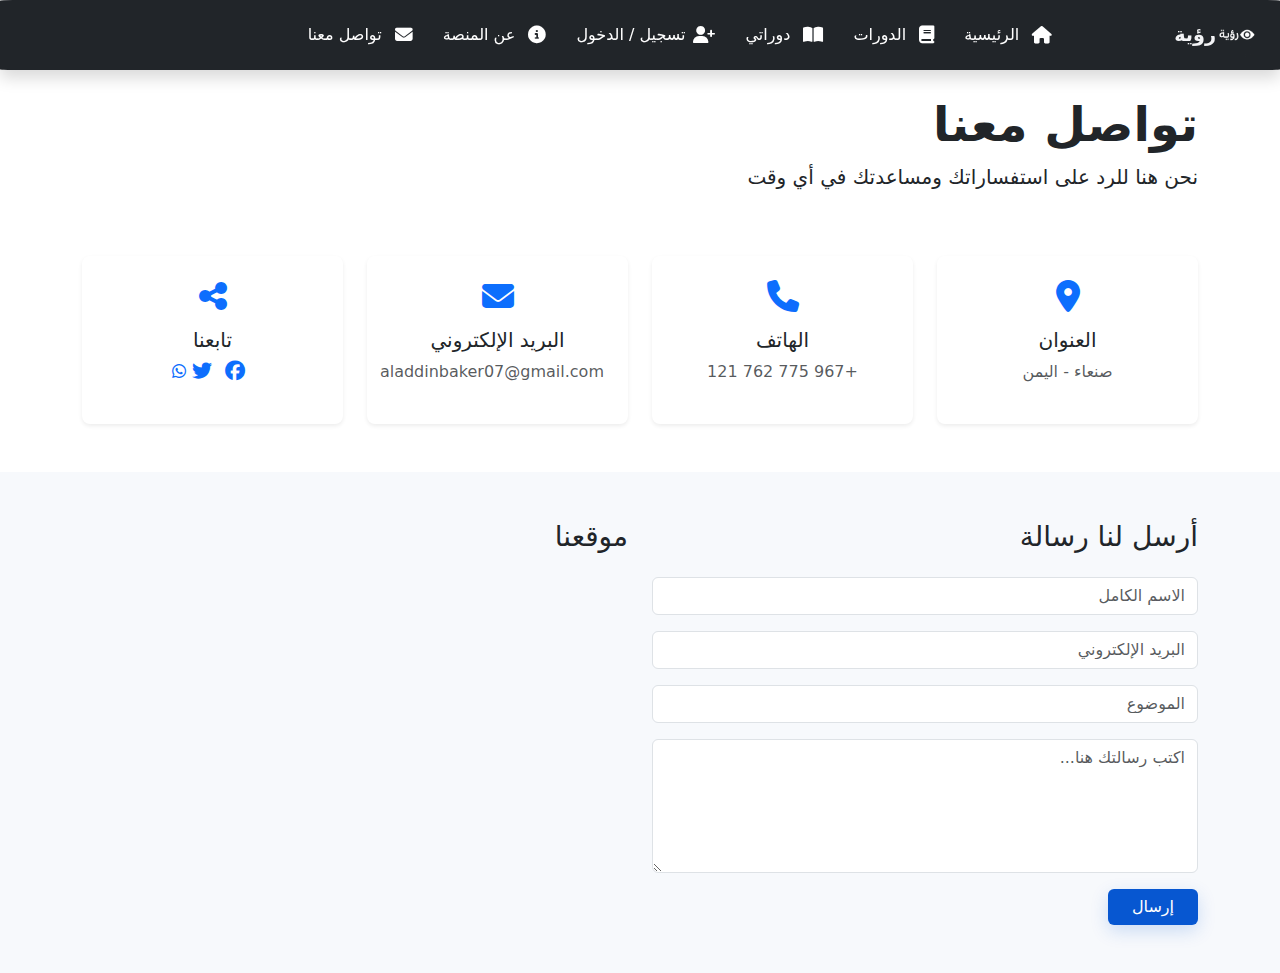
<file: contact.html>
<!DOCTYPE html>

<html dir="rtl" lang="ar">
<head>
<meta charset="utf-8"/>
<meta content="width=device-width,initial-scale=1" name="viewport"/>
<title>ROAYA — Concat</title>
<!-- نسخة RTL من Bootstrap -->
<link href="css/bootstrap.css" rel="stylesheet"/>
<link href="https://cdnjs.cloudflare.com/ajax/libs/font-awesome/6.5.0/css/all.min.css" rel="stylesheet"/>
<link href="css/style.css" rel="stylesheet"/>
<link href="images/logo-favicon.png" rel="icon" type="image/png"/>
</head>
<body>
<!-- NAVBAR -->

<nav class="my-navbar">
<div class="my-container">
<a class="my-navbar-brand" href="index.html">
<img alt="logo" class="logo" src="images/logo.png"/>
<span>رؤية</span>
    </a>
<button aria-label="Toggle navigation" class="my-burger">☰</button>
<ul class="my-navbar-nav">
<li><a class="my-nav-link" href="index.html"><i class="fa-solid fa-house nav-icon"></i> الرئيسية</a></li>
<li><a class="my-nav-link" href="courses.html"><i class="fa-solid fa-book nav-icon"></i> الدورات</a></li>
<li><a class="my-nav-link" href="my-courses.html"><i class="fa-solid fa-book-open nav-icon"></i> دوراتي</a></li>
<li><a class="my-nav-link" href="login.html"><i class="fa-solid fa-user-plus nav-icon"></i>تسجيل / الدخول</a></li>
<li><a class="my-nav-link" href="about.html"><i class="fa-solid fa-circle-info nav-icon"></i> عن المنصة</a></li>
<li><a class="my-nav-link" href="contact.html"><i class="fa-solid fa-envelope nav-icon"></i> تواصل معنا</a></li>
</ul>
</div>
</nav>

<br><br><br><br>
  <div class="container">
    <h1 class="display-5 fw-bold">تواصل معنا</h1>
    <p class="lead">نحن هنا للرد على استفساراتك ومساعدتك في أي وقت</p>
  </div>
</header>

<section class="section py-5">
  <div class="container">
    <div class="row g-4 text-center">
      <div class="col-md-3" data-aos="zoom-in" data-aos-delay="300" data-aos="zoom-in" data-aos-delay="200" data-aos="zoom-in" data-aos-delay="100" data-aos="zoom-in">
        <div class="p-4 bg-white shadow-sm rounded-3 h-100">
          <i class="fa-solid fa-location-dot fa-2x text-primary mb-3"></i>
          <h5>العنوان</h5>
          <p class="text-muted">صنعاء - اليمن</p>
        </div>
      </div>
      <div class="col-md-3">
        <div class="p-4 bg-white shadow-sm rounded-3 h-100">
          <i class="fa-solid fa-phone fa-2x text-primary mb-3"></i>
          <h5>الهاتف</h5>
          <p class="text-muted">+967 775 762 121</p>
        </div>
      </div>
      <div class="col-md-3">
        <div class="p-4 bg-white shadow-sm rounded-3 h-100">
          <i class="fa-solid fa-envelope fa-2x text-primary mb-3"></i>
          <h5>البريد الإلكتروني</h5>
          <p class="text-muted">aladdinbaker07@gmail.com</p>
        </div>
      </div>
      <div class="col-md-3">
        <div class="p-4 bg-white shadow-sm rounded-3 h-100">
          <i class="fa-solid fa-share-nodes fa-2x text-primary mb-3"></i>
          <h5>تابعنا</h5>
          <div>
            <a href="https://www.facebook.com/share/1HjoTQRxyH/?mibextid=wwXlfr" class="text-primary me-2"><i class="fa-brands fa-facebook fa-lg"></i></a>
            <a href="#" class="text-primary me-2"><i class="fa-brands fa-twitter fa-lg"></i></a>
            <a href="https://wa.me/967775762121" class="text-primary"><i class="fa-brands fa-linkedin fa-whatsapp"></i></a>
          </div>
        </div>
      </div>
    </div>
  </div>
</section>

<section class="section py-5 bg-light">
  <div class="container">
    <div class="row g-4">
      <div class="col-md-6"> 
        <h3 class="mb-4">أرسل لنا رسالة</h3>
        <form>
          <div class="mb-3">
            <input type="text" class="form-control" placeholder="الاسم الكامل" required>
          </div>
          <div class="mb-3">
            <input type="email" class="form-control" placeholder="البريد الإلكتروني" required>
          </div>
          <div class="mb-3">
            <input type="text" class="form-control" placeholder="الموضوع">
          </div>
          <div class="mb-3">
            <textarea class="form-control" rows="5" placeholder="اكتب رسالتك هنا..." required></textarea>
          </div>
          <button type="submit" class="btn btn-primary px-4">إرسال</button>
        </form>
      </div>
      <div class="col-md-6">
        <h3 class="mb-4">موقعنا</h3>
        <iframe src="https://www.google.com/maps?q=Sanaa+Yemen&amp;output=embed" style="width:100%;height:200px;border:0;"></iframe>
      </div>
    </div>
  </div>
</section>


<script src="js/jquery-3.7.1.min.js"></script>
<script src="js/bootstrap.js"></script>
<script src="js/main.js"></script>
</body>
</html>
</file>
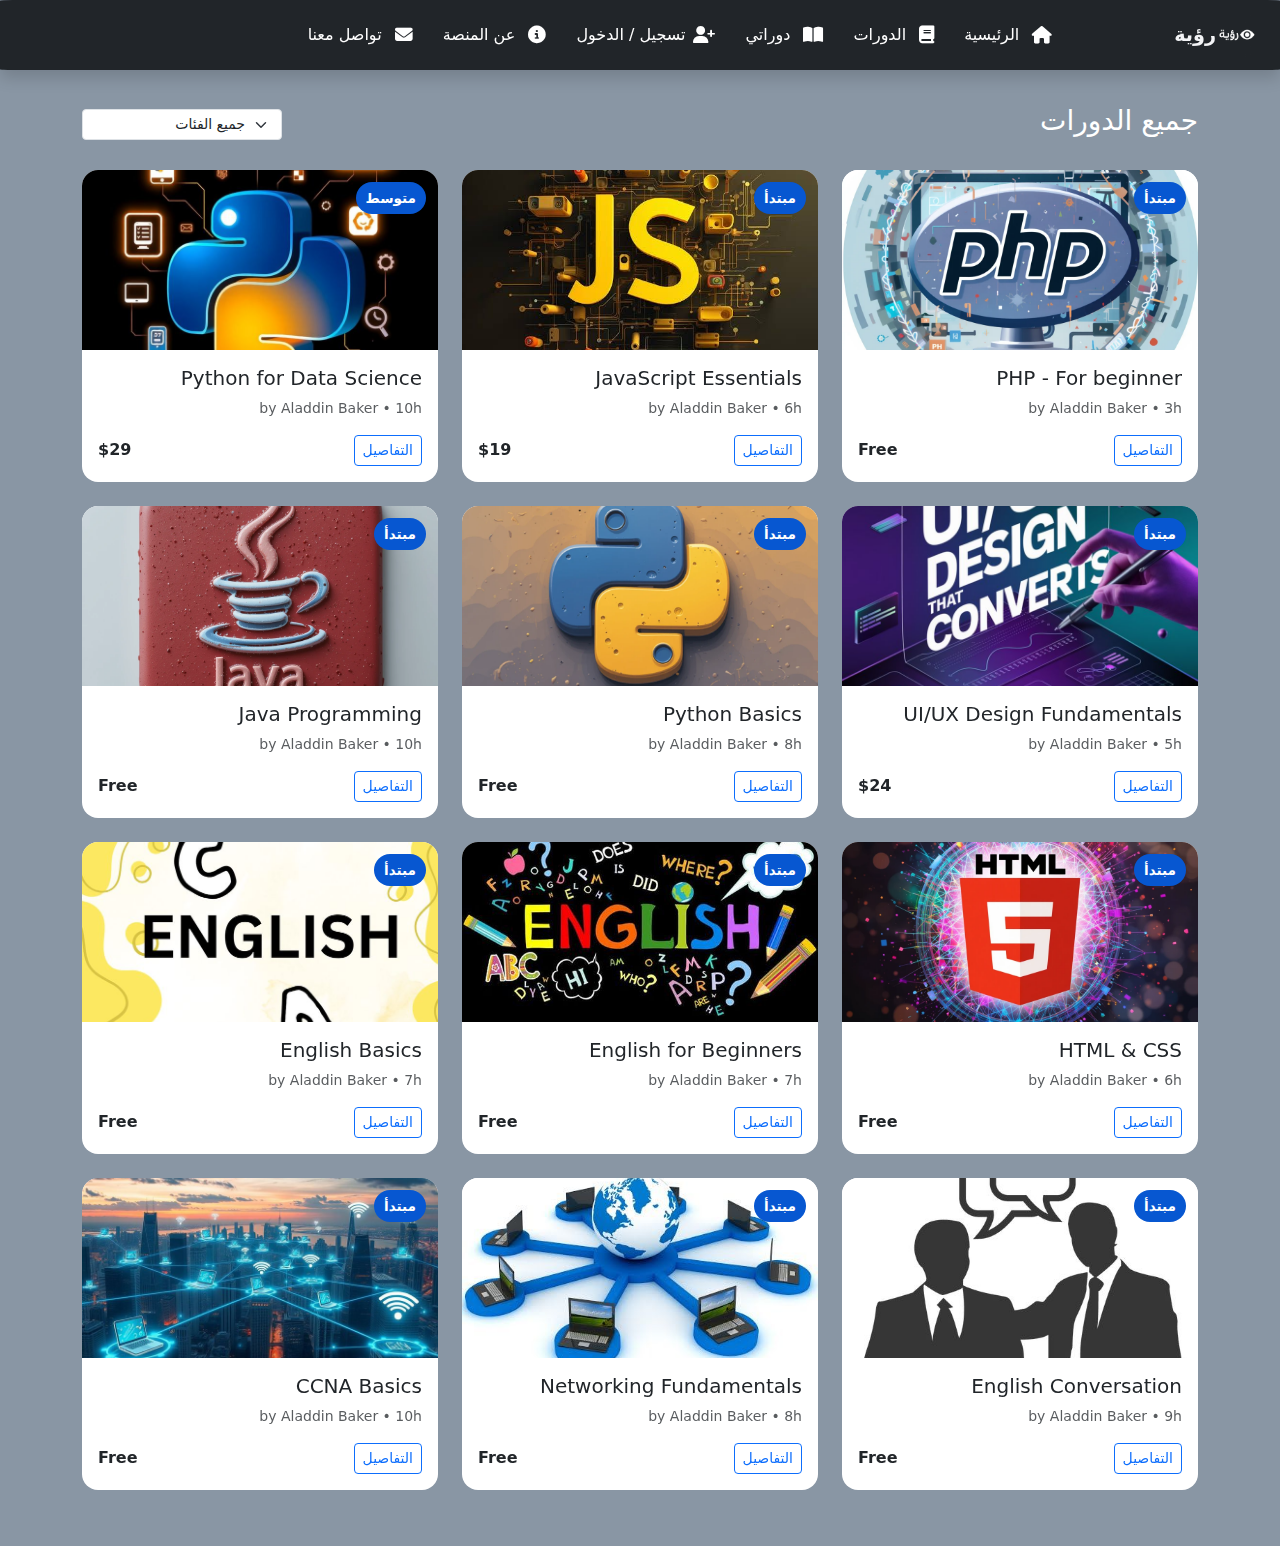
<file: courses.html>
<!DOCTYPE html>

<html dir="rtl" lang="ar">
<head>
<meta charset="utf-8"/><meta content="width=device-width,initial-scale=1" name="viewport"/>
<title>ROAYA — Courses</title>
<link href="css/bootstrap.css" rel="stylesheet"/>
<link href="https://cdnjs.cloudflare.com/ajax/libs/font-awesome/6.5.0/css/all.min.css" rel="stylesheet"/>
<link href="https://unpkg.com/aos@2.3.4/dist/aos.css" rel="stylesheet"/>
<link href="css/style.css" rel="stylesheet"/>
<link href="/images/logo-favicon.png" rel="icon" type="image/png"/>
  <link rel="stylesheet" href="css/enhance.courses.css">
</head>
<body class="cours-wallper">

<nav class="my-navbar">
<div class="my-container">
<a class="my-navbar-brand" href="index.html">
<img alt="logo" class="logo" src="images/logo.png"/>
<span>رؤية</span>
    </a>
<button aria-label="Toggle navigation" class="my-burger">☰</button>
<ul class="my-navbar-nav">
<li><a class="my-nav-link" href="index.html"><i class="fa-solid fa-house nav-icon"></i> الرئيسية</a></li>
<li><a class="my-nav-link" href="courses.html"><i class="fa-solid fa-book nav-icon"></i> الدورات</a></li>
<li><a class="my-nav-link" href="my-courses.html"><i class="fa-solid fa-book-open nav-icon"></i> دوراتي</a></li>
<li><a class="my-nav-link" href="login.html"><i class="fa-solid fa-user-plus nav-icon"></i>تسجيل / الدخول</a></li>
<li><a class="my-nav-link" href="about.html"><i class="fa-solid fa-circle-info nav-icon"></i> عن المنصة</a></li>
<li><a class="my-nav-link" href="contact.html"><i class="fa-solid fa-envelope nav-icon"></i> تواصل معنا</a></li>
</ul>
</div>
</nav>

<main class="container py-6 mt-5">
<div class="d-flex justify-content-between align-items-center mb-4">
<h1 class="h3"><span style="color:white;">جميع الدورات</span></h1>
<div>
<select class="form-select form-select-sm d-inline-block" id="filterCategory" style="width:200px;">
<option value="">جميع الفئات</option>
<option>البرمجة</option>
<option>اللغةالأنجليزية</option>
<option>الشبكات</option>
<option>التطوير</option>
<option>التصميم</option>
<option>علم البيانات</option>
</select>
</div>
</div>
<div class="row g-4" data-aos="fade-up" id="coursesGrid">
<!-- Cards injected via JS -->
</div>
</main>
<!-- Confirm modal exists in index -->
<script src="js/jquery-3.7.1.min.js"></script>
<script src="js/bootstrap.js"></script>
<script src="https://unpkg.com/aos@2.3.4/dist/aos.js"></script>
<script src="js/main.js"></script>
<script>AOS.init({once:true,duration:600});</script>

<!-- === Added by Assistant: Modal for course details === -->
</div>
</div>


<!-- Modal: تأكيد الاشتراك -->
<div class="modal fade" id="confirmEnrollModal" tabindex="-1" aria-labelledby="confirmEnrollTitle" aria-hidden="true">
  <div class="modal-dialog modal-dialog-centered">
    <div class="modal-content">
      <div class="modal-header">
        <h5 class="modal-title" id="confirmEnrollTitle">تأكيد الاشتراك</h5>
        <button type="button" class="btn-close"  aria-label="إغلاق" data-bs-dismiss="modal"></button>
      </div>
      <div class="modal-body" id="confirmEnrollText">
        <!-- سيُملأ المحتوى ديناميكيًا من main.js -->
      </div>
      <div class="modal-footer">
        <button type="button" class="btn btn-secondary" data-bs-dismiss="modal">إلغاء</button>
        <button type="button" class="btn btn-primary" id="confirmEnrollBtn">اشترك الآن</button>
      </div>
    </div>
  </div>
</div>

</body>
</html>
</file>
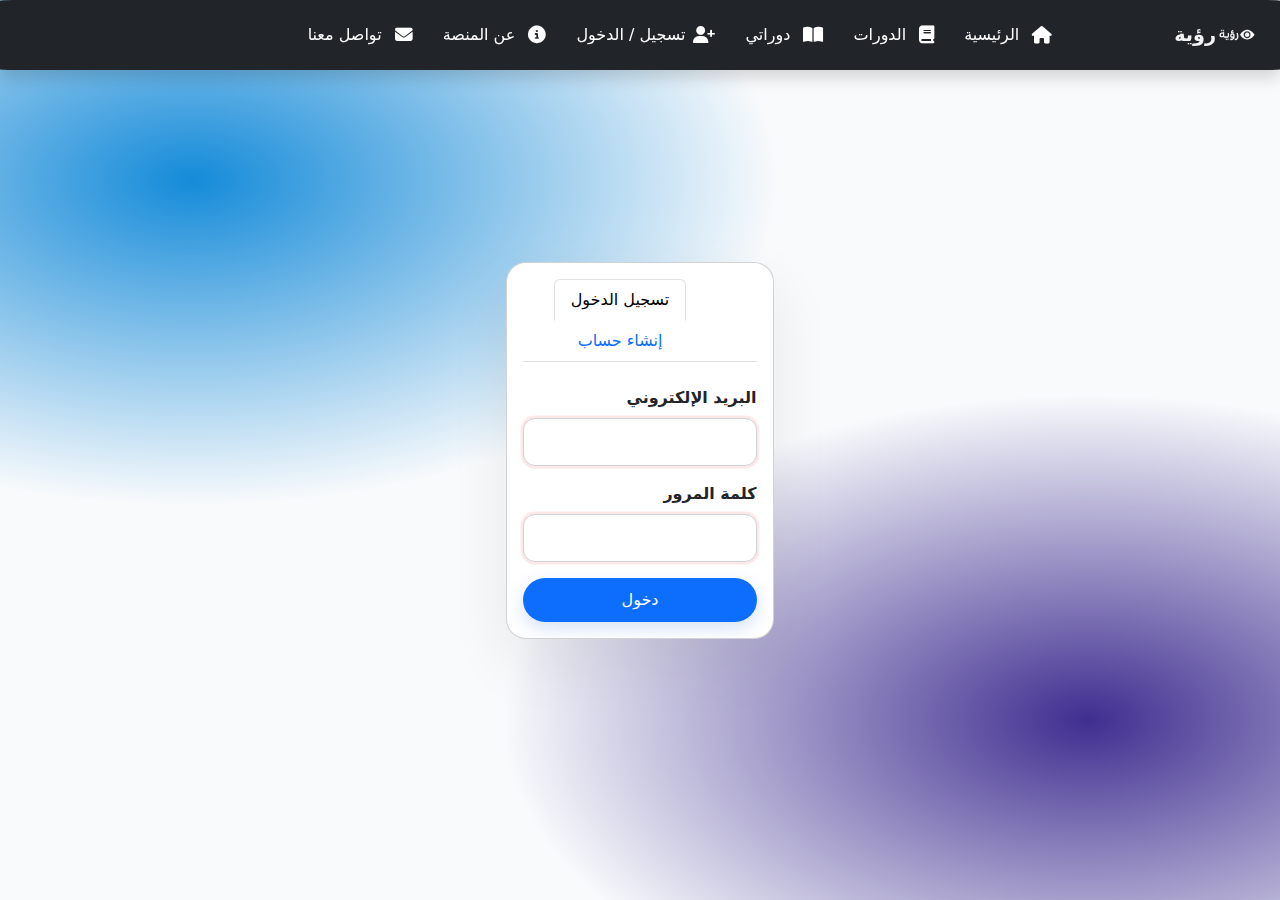
<file: login.html>
<!DOCTYPE html>

<html dir="rtl" lang="ar">
<head>
<meta charset="utf-8"/>
<meta content="width=device-width,initial-scale=1" name="viewport"/>
<title>ROAYA — Login Or Signup</title>
<!-- نسخة RTL من Bootstrap -->
<link href="css/bootstrap.css" rel="stylesheet"/>
<link href="https://cdnjs.cloudflare.com/ajax/libs/font-awesome/6.5.0/css/all.min.css" rel="stylesheet"/>
<link href="css/style.css" rel="stylesheet"/>
<link href="images/logo-favicon.png" rel="icon" type="image/png"/>


<style>
/* auth-clean-rewrite: scoped */
#authCard{ margin:0 auto; }
main.container{ min-height: 84vh; display:flex; align-items:center; }
.my-input{ height:48px; border-radius:12px; }
.my-btn{ border-radius:999px; padding-inline:18px; }
</style>


<style id="auth-center-responsive">
/* Center the page vertically & horizontally */
.auth-page main.container{
  min-height: 100dvh;
  display: flex; align-items: center; justify-content: center;
  padding-block: 32px;
}
/* Card responsive width — large on desktop */
:root{ --auth-card-max: 560px; }          /* default (mobile/tablet) */
@media (min-width: 992px){ :root{ --auth-card-max: 780px; } }   /* desktop */
@media (min-width: 1200px){ :root{ --auth-card-max: 880px; } }  /* large desktop */
@media (min-width: 1400px){ :root{ --auth-card-max: 960px; } }  /* very large */

/* Apply width to the actual card */
.auth-page #authCard{
  width: min(100%, var(--auth-card-max));
  margin: 0 auto;
  display: block;
  box-sizing: border-box;
}

/* Make sure inner grid doesn't shrink it oddly */
.auth-page #authCard .row.g-0{ margin:0; }
</style>

</head>
<body class="auth-page">
<!-- NAVBAR -->

<nav class="my-navbar">
<div class="my-container">
<a class="my-navbar-brand" href="index.html">
<img alt="logo" class="logo" src="images/logo.png"/>
<span>رؤية</span>
    </a>
<button aria-label="Toggle navigation" class="my-burger">☰</button>
<ul class="my-navbar-nav">
<li><a class="my-nav-link" href="index.html"><i class="fa-solid fa-house nav-icon"></i> الرئيسية</a></li>
<li><a class="my-nav-link" href="courses.html"><i class="fa-solid fa-book nav-icon"></i> الدورات</a></li>
<li><a class="my-nav-link" href="my-courses.html"><i class="fa-solid fa-book-open nav-icon"></i> دوراتي</a></li>
<li><a class="my-nav-link" href="login.html"><i class="fa-solid fa-user-plus nav-icon"></i>تسجيل / الدخول</a></li>
<li><a class="my-nav-link" href="about.html"><i class="fa-solid fa-circle-info nav-icon"></i> عن المنصة</a></li>
<li><a class="my-nav-link" href="contact.html"><i class="fa-solid fa-envelope nav-icon"></i> تواصل معنا</a></li>
</ul>
</div>
</nav>


<main class="container py-5">
  <div class="row justify-content-center">
    <div class="col-12 col-md-10 col-lg-10">
      <div class="card shadow-sm" id="authCard" style="width: min(100%, var(--auth-card-max)); margin:0 auto; display:block;">
        <div class="row g-0">
          <div class="col-12">
            <div class="card-body">
              <ul class="nav nav-tabs justify-content-center mb-3" role="tablist">
                <li class="nav-item" role="presentation">
                  <button class="nav-link active" id="login-tab" data-bs-toggle="tab" data-bs-target="#loginPane" type="button" role="tab">تسجيل الدخول</button>
                </li>
                <li class="nav-item" role="presentation">
                  <button class="nav-link" id="signup-tab" data-bs-toggle="tab" data-bs-target="#signupPane" type="button" role="tab">إنشاء حساب</button>
                </li>
              </ul>
              <div class="tab-content">
                <div class="tab-pane fade show active" id="loginPane" role="tabpanel">
                  <form id="loginForm" novalidate>
                    <div class="mb-3">
                      <label for="loginEmail" class="form-label">البريد الإلكتروني</label>
                      <input id="loginEmail" type="email" class="form-control my-input" required>
                      <div class="invalid-feedback">أدخل بريدًا صحيحًا</div>
                    </div>
                    <div class="mb-3">
                      <label for="loginPassword" class="form-label">كلمة المرور</label>
                      <input id="loginPassword" type="password" class="form-control my-input" required minlength="8">
                      <div class="invalid-feedback">كلمة المرور 8 أحرف على الأقل</div>
                    </div>
                    <div class="d-grid">
                      <button class="btn btn-primary my-btn" type="submit">دخول</button>
                    </div>
                  </form>
                </div>
                <div class="tab-pane fade" id="signupPane" role="tabpanel">
                  <form id="signupForm" novalidate>
                    <div class="mb-3">
                      <label for="signupName" class="form-label">الاسم</label>
                      <input id="signupName" type="text" class="form-control my-input" required minlength="2">
                      <div class="invalid-feedback">أدخل اسمًا صحيحًا</div>
                    </div>
                    <div class="mb-3">
                      <label for="signupEmail" class="form-label">البريد الإلكتروني</label>
                      <input id="signupEmail" type="email" class="form-control my-input" required>
                      <div class="invalid-feedback">أدخل بريدًا صحيحًا</div>
                    </div>
                    <div class="mb-3">
                      <label for="signupPassword" class="form-label">كلمة المرور</label>
                      <input id="signupPassword" type="password" class="form-control my-input" required minlength="8">
                      <div class="invalid-feedback">كلمة المرور 8 أحرف على الأقل</div>
                    </div>
                    <div class="mb-3">
                      <label for="signupConfirm" class="form-label">تأكيد كلمة المرور</label>
                      <input id="signupConfirm" type="password" class="form-control my-input" required minlength="8">
                      <div class="invalid-feedback">كلمة المرور غير متطابقة</div>
                    </div>
                    <div class="d-grid">
                      <button class="btn btn-success my-btn" type="submit">إنشاء حساب</button>
                    </div>
                  </form>
                </div>
              </div>
            </div>
          </div>
        </div>
      </div>
    </div>
  </div>
</main>

<script src="js/jquery-3.7.1.min.js"></script>
<script src="js/bootstrap.js"></script>
<script src="js/main.js"></script>


<script>
// auth-clean-rewrite (scoped)
(function(){
  function $(s,r=document){return r.querySelector(s)}
  function $all(s,r=document){return Array.from(r.querySelectorAll(s))}
  function loadUsers(){try{return JSON.parse(localStorage.getItem('users')||'[]')}catch(e){return[]}}
  function saveUsers(list){localStorage.setItem('users', JSON.stringify(list))}
  async function hash(s){
    if(window.crypto&&crypto.subtle){
      const buf=await crypto.subtle.digest('SHA-256', new TextEncoder().encode(s));
      return Array.from(new Uint8Array(buf)).map(b=>b.toString(16).padStart(2,'0')).join('')
    }
    let h=0; for(let i=0;i<s.length;i++){h=(h<<5)-h+s.charCodeAt(i); h|=0} return 'x'+Math.abs(h)
  }
  $all('input[required]').forEach(inp=> inp.addEventListener('input', ()=> inp.classList.remove('is-invalid')));
  const loginForm = $('#loginForm'), signupForm = $('#signupForm');
  if(location.hash==='#signup'){ const t=$('#signup-tab'); t && t.click(); }

  async function onSignup(e){
    e.preventDefault();
    const name  = $('#signupName')?.value?.trim() || '';
    const email = ($('#signupEmail')?.value || '').trim().toLowerCase();
    const pass  = $('#signupPassword')?.value || '';
    const conf  = $('#signupConfirm')?.value || '';
    if(!name){ $('#signupName')?.classList.add('is-invalid'); return; }
    if(!email || !/^[^\\s@]+@[^\\s@]+\\.[^\\s@]+$/.test(email)){ $('#signupEmail')?.classList.add('is-invalid'); return; }
    if(!pass || pass.length<8){ $('#signupPassword')?.classList.add('is-invalid'); return; }
    if(conf!==pass){ $('#signupConfirm')?.classList.add('is-invalid'); return; }
    const users = loadUsers();
    if(users.some(u=>u.email===email)){ alert('هذا البريد مسجّل مسبقًا'); return; }
    const hpw = await hash(email+':'+pass);
    users.push({name,email,hpw,createdAt:Date.now()}); saveUsers(users);
    localStorage.setItem('currentUser', JSON.stringify({name,email}));
    alert('لقد تم إنشاء حسابك بنجاح'); location.href='index.html';
  }

  async function onLogin(e){
    e.preventDefault();
    const email = ($('#loginEmail')?.value || '').trim().toLowerCase();
    const pass  = $('#loginPassword')?.value || '';
    if(!email || !/^[^\\s@]+@[^\\s@]+\\.[^\\s@]+$/.test(email)){ $('#loginEmail')?.classList.add('is-invalid'); return; }
    if(!pass || pass.length<8){ $('#loginPassword')?.classList.add('is-invalid'); return; }
    const users = loadUsers();
    const u = users.find(u=>u.email===email);
    if(!u){
      const t=document.getElementById('signup-tab'); t && t.click();
      const se=document.getElementById('signupEmail'); if(se) se.value=email;
      alert('لا يوجد حساب بهذا البريد — قم بإنشاء حساب الآن.');
      return;
    }
    const hpw = await hash(email+':'+pass);
    if(hpw!==u.hpw){ alert('كلمة المرور غير صحيحة'); return; }
    localStorage.setItem('currentUser', JSON.stringify({name:u.name,email:u.email}));
    location.href='index.html';
  }

  loginForm && loginForm.addEventListener('submit', onLogin);
  signupForm && signupForm.addEventListener('submit', onSignup);
})();
</script>

</body>
</html>
</file>
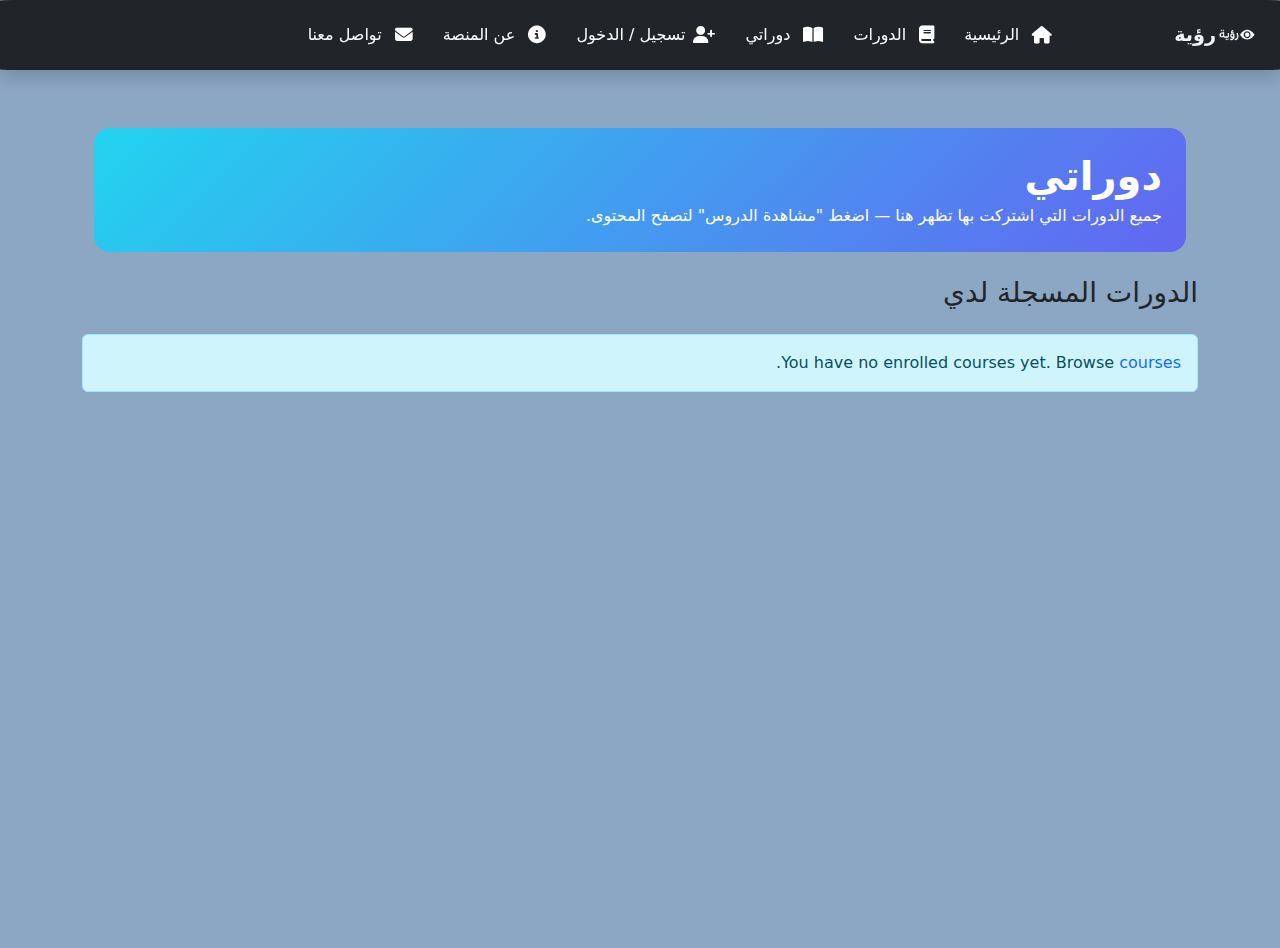
<file: my-courses.html>
<!DOCTYPE html>

<html dir="rtl" lang="ar">
<head>
<meta charset="utf-8"/>
<meta content="width=device-width,initial-scale=1" name="viewport"/>
<title>ROAYA — MyCourses</title>
<!-- استخدام نسخة RTL من Bootstrap -->
<link href="css/bootstrap.css" rel="stylesheet"/>
<link href="https://cdnjs.cloudflare.com/ajax/libs/font-awesome/6.5.0/css/all.min.css" rel="stylesheet"/>
<link href="https://unpkg.com/aos@2.3.4/dist/aos.css" rel="stylesheet"/>
<link href="css/style.css" rel="stylesheet"/>
<link href="images/logo-favicon.png" rel="icon" type="image/png"/>
  <link rel="stylesheet" href="css/enhance.courses.css">

<style>
/* my-courses: match Courses page hover only */
#myCoursesGrid .card.course{transition:transform .2s ease,box-shadow .2s ease;border-radius:1rem}
#myCoursesGrid .card.course:hover{transform:translateY(-4px);box-shadow:0 16px 32px rgba(0,0,0,.12)}
</style>

</head>
<body class="page-color">
<!-- NAVBAR -->

<nav class="my-navbar">
<div class="my-container">
<a class="my-navbar-brand" href="index.html">
<img alt="logo" class="logo" src="images/logo.png"/>
<span>رؤية</span>
    </a>
<button aria-label="Toggle navigation" class="my-burger">☰</button>
<ul class="my-navbar-nav">
<li><a class="my-nav-link" href="index.html"><i class="fa-solid fa-house nav-icon"></i> الرئيسية</a></li>
<li><a class="my-nav-link" href="courses.html"><i class="fa-solid fa-book nav-icon"></i> الدورات</a></li>
<li><a class="my-nav-link" href="my-courses.html"><i class="fa-solid fa-book-open nav-icon"></i> دوراتي</a></li>
<li><a class="my-nav-link" href="login.html"><i class="fa-solid fa-user-plus nav-icon"></i>تسجيل / الدخول</a></li>
<li><a class="my-nav-link" href="about.html"><i class="fa-solid fa-circle-info nav-icon"></i> عن المنصة</a></li>
<li><a class="my-nav-link" href="contact.html"><i class="fa-solid fa-envelope nav-icon"></i> تواصل معنا</a></li>
</ul>
</div>
</nav>

<main class="container py-6 mt-5">
<section class="container my-4 mycourses-hero">
  <div class="p-4 rounded-4" style="background:linear-gradient(135deg,#22d3ee 0%, #6366f1 100%);color:#fff;">
    <h1 class="mb-1" style="font-weight:800">دوراتي</h1>
    <p class="mb-0">جميع الدورات التي اشتركت بها تظهر هنا — اضغط "مشاهدة الدروس" لتصفح المحتوى.</p>
  </div>
</section>

<h1 class="h3 mb-4">الدورات المسجلة لدي</h1>
<div class="row g-4" id="myCoursesGrid">
<!-- سيتم إدراج الدورات بواسطة JS -->
</div>
</main>
<!-- نافذة الفيديوهات -->
<div class="modal fade" id="videosModal" tabindex="-1">
<div class="modal-dialog modal-xl modal-dialog-scrollable">
<div class="modal-content">
<div class="modal-header">
<h5 class="modal-title" id="videosModalTitle">فيديوهات الدورة</h5>
<button class="btn-close" data-bs-dismiss="modal"></button>
</div>
<div class="modal-body" id="videosModalBody">
<!-- سيتم إدراج الفيديوهات هنا -->
</div>
</div>
</div>
</div>
<script src="js/jquery-3.7.1.min.js"></script>
<script src="js/bootstrap.js"></script>
<script src="https://unpkg.com/aos@2.3.4/dist/aos.js"></script>
<script src="js/main.js"></script>
<script>AOS.init({once:true,duration:600});</script>

<!-- === Added by Assistant: My Courses modal === -->
<div id="myCourseModal" class="modal">
  <div class="modal-content">
    <span class="close" onclick="closeMyCourseModal()">&times;</span>
    <h2 id="myCourseTitle"></h2>
    <p id="myCourseDesc"></p>
    <button id="myVideosBtn" onclick="showMyVideos()">🎥 مشاهدة الدروس</button>
    <table id="myVideoTable" class="video-table">
      <thead><tr><th>#</th><th>عنوان الدرس</th><th>رابط الفيديو</th></tr></thead>
      <tbody></tbody>
    </table>
  </div>
</div>


<script>
document.addEventListener('DOMContentLoaded', function(){
  if (typeof renderMyCourses === 'function') renderMyCourses();
});
</script>

<script>
(function(){
  function renderWhenReady(){
    try{
      if (typeof renderMyCourses === 'function' && Array.isArray(window.COURSES) && window.COURSES.length){
        renderMyCourses();
        return;
      }
    }catch(e){}
    setTimeout(renderWhenReady, 80);
  }
  document.addEventListener('DOMContentLoaded', renderWhenReady);
  window.addEventListener('pageshow', renderWhenReady);
})();
</script>


<script>
(function(){
  function addFromQuery(){
    try{
      var p = new URLSearchParams(window.location.search);
      var id = p.get('just_enrolled');
      if(!id) return;
      var arr = JSON.parse(localStorage.getItem('enrolled')||'[]');
      if(!arr.includes(id)) { arr.push(id); localStorage.setItem('enrolled', JSON.stringify(arr)); }
    }catch(e){}
  }
  function renderWhenReady(){
    if (typeof renderMyCourses==='function' && Array.isArray(window.COURSES) && window.COURSES.length){
      renderMyCourses(); return;
    }
    setTimeout(renderWhenReady, 60);
  }
  document.addEventListener('DOMContentLoaded', function(){ addFromQuery(); renderWhenReady(); });
  window.addEventListener('pageshow', function(){ addFromQuery(); renderWhenReady(); });
})();
</script>



<script>
// my-courses: ensure hover applies to cards like Courses page (with auto-reapply)
(function(){
  function apply(){
    var grid = document.getElementById('myCoursesGrid'); if(!grid) return;
    grid.querySelectorAll('.card').forEach(function(card){ card.classList.add('course'); });
  }
  function boot(){
    apply();
    var grid = document.getElementById('myCoursesGrid'); if(!grid) return;
    try{
      // Re-apply whenever the grid children change (e.g., after Leave re-render)
      var mo = new MutationObserver(function(){ apply(); });
      mo.observe(grid, {childList:true, subtree:true});
    }catch(e){}
  }
  if(document.readyState!=='loading') boot(); else document.addEventListener('DOMContentLoaded', boot);
  window.addEventListener('pageshow', boot);
  // Just in case: after clicking "Leave", re-apply on next tick
  document.addEventListener('click', function(e){
    var btn = e.target.closest('.btn-leave');
    if(btn){ setTimeout(apply, 0); }
  });
})();
</script>


</body>
</html>
</file>
<file: css/style.css>
:root {
  --bg: #0b1220;
  --primary: #0757d1;
  --muted: #6c757d;
  --card: #ffffff;
  --glass: rgba(255, 255, 255, 0.06);
  --radius: 12px;
}
* {
  box-sizing: border-box;
}
a {
  text-decoration: none;
}
.navbar {
  background: linear-gradient(
    90deg,
    rgba(11, 18, 32, 0.95),
    rgba(11, 18, 32, 0.95)
  );
}
.logo {
  width: 44px;
  height: 44px;
  border-radius: 8px;
  object-fit: cover;
}
.brand-text {
  font-weight: 700;
  letter-spacing: 0.2px;
}
.hero {
  padding: 100px 0 60px;
  background-size: cover;
  background-position: center;
  position: relative;
  color: #fff;
}
.feature i {
  color: var(--primary);
}
.btn-primary {
  background: var(--primary);
  border: 0;
  box-shadow: 0 6px 18px rgba(7, 87, 209, 0.18);
  transition: all 0.25s ease;
}
.btn-primary:hover {
  transform: translateY(-3px);
}
.bg-light {
  background: #f7f9fc !important;
}
.logo-img {
  height: 50px;
  width: auto;
}
.brand-text {
  color: rgb(31, 95, 184);
} /* Courses grid */
.card.course {
  border-radius: 14px;
  overflow: hidden;
  transition: transform 0.28s ease, box-shadow 0.28s ease;
  border: 0;
}
.card.course:hover {
  transform: translateY(-8px);
  box-shadow: 0 20px 40px rgba(15, 23, 42, 0.08);
}
.card.course .thumb {
  height: 180px;
  object-fit: cover;
  display: block;
  width: 100%;
}
.course-badges {
  position: absolute;
  right: 12px;
  top: 12px;
  background: var(--primary);
  color: #fff;
  padding: 6px 10px;
  border-radius: 20px;
  font-weight: 600;
  font-size: 0.85rem;
} /* Responsive behavior */
@media (max-width: 992px) {
  .hero {
    padding: 80px 0 40px;
  }
}
@media (max-width: 576px) {
  .logo {
    width: 36px;
    height: 36px;
  }
  .hero {
    padding: 60px 0 30px;
  }
} /* Forms */
.card .form-control:focus {
  box-shadow: 0 8px 20px rgba(7, 87, 209, 0.08);
  border-color: var(--primary);
} /* Footer */
.footer {
  background: #071021;
  color: #bfc9d9;
}
.footer a:hover {
  text-decoration: underline;
} /* small utilities */
.mt-6 {
  margin-top: 3.5rem;
}
.py-6 {
  padding-top: 3.5rem;
  padding-bottom: 3.5rem;
} /* animation helpers */
.fade-up {
  transform: translateY(8px);
  opacity: 0;
  transition: opacity 0.5s ease, transform 0.5s ease;
}
.fade-up.show {
  transform: translateY(0);
  opacity: 1;
} /* ==== NAV link states (Bootstrap specific) ==== */ /* Base */
.navbar .nav-link {
  text-decoration: none;
  transition: color 0.2s ease, background-color 0.2s ease;
  padding: 0.5rem 0.75rem;
} /* Order: link -> visited -> hover -> active */
.navbar-dark .navbar-nav .nav-link:link {
  color: #ffffff;
}
.navbar-dark .navbar-nav .nav-link:visited {
  color: #d1d1d1;
} /* only color takes effect for :visited */
.navbar-dark .navbar-nav .nav-link:hover,
.navbar-dark .navbar-nav .nav-link:focus {
  color: #ffd700;
  background-color: #0056b3;
}
.navbar-dark .navbar-nav .nav-link:active {
  color: #ffd700;
} /* ==== مخصص: بدائل Bootstrap ==== */ /* الأزرار */
.my-btn {
  background-color: #0d6efd;
  color: #fff;
  padding: 10px 20px;
  border: none;
  border-radius: 6px;
  cursor: pointer;
  transition: background-color 0.3s ease;
}
.my-btn:hover {
  background-color: #0b5ed7;
}
.my-btn-success {
  background-color: #198754;
  color: #fff;
  padding: 10px 20px;
  border: none;
  border-radius: 6px;
  cursor: pointer;
  transition: background-color 0.3s ease;
}
.my-btn-success:hover {
  background-color: #157347;
}
.my-btn-danger {
  background-color: #dc3545;
  color: #fff;
  padding: 10px 20px;
  border: none;
  border-radius: 6px;
  cursor: pointer;
  transition: background-color 0.3s ease;
}
.my-btn-danger:hover {
  background-color: #bb2d3b;
} /* الإدخالات */
.my-input {
  width: 100%;
  padding: 10px;
  border: 1px solid #ced4da;
  border-radius: 6px;
  font-size: 1rem;
}
span {
  color: #f3f4f6;
} /* الـ Navbar */
.my-navbar {
  background-color: #343a40;
  padding: 35px 20px;
  display: flex;
  align-items: center;
  justify-content: space-between;
  border-radius: 1%;
}
.my-navbar-brand {
  color: #fff;
  font-weight: bold;
  font-size: 1.2rem;
  text-decoration: none;
}
.my-navbar-nav {
  display: flex;
  list-style: none;
  margin: 0;
  padding: 0;
}
.my-nav-link {
  color: #fff;
  margin-left: 15px;
  text-decoration: none;
  transition: color 0.2s ease;
}
.my-nav-link:hover {
  color: #ffd700; /* background-color: #0b5ed7; */
} /* ==== Custom Nav (CSS only) ==== */
.my-navbar {
  position: fixed;
  top: 0;
  left: 0;
  width: 100%;
  height: 56px;
  background-color: #212529;
  box-shadow: 0 0.5rem 1rem rgba(0, 0, 0, 0.15);
  display: flex;
  align-items: center;
  z-index: 1000;
}
.my-container {
  width: 100%;
  max-width: 1140px;
  margin: 0 auto;
  padding: 0 15px;
  display: flex;
  justify-content: center !important;
  align-items: center;
  padding-left: 80px;
}
.my-navbar-brand {
  position: absolute; /* ثبّت الشعار مستقل عن باقي العناصر */
  right: 20px; /* بداية الـ RTL = يمين */
  left: auto;
  top: 50%;
  transform: translateY(-50%); /* توسيط عمودي داخل النافبار */
  margin: 0 !important;
  z-index: 2; /* فوق أي عناصر خلفه */
  display: flex;
  align-items: center;
}
.my-navbar-nav {
  display: flex;
  list-style: none;
  margin: 0;
  padding: 0;
  align-items: center;
}
.my-navbar-nav li {
  margin-left: 20px;
}
.my-nav-link {
  color: #fff;
  text-decoration: none;
  transition: color 0.2s ease;
  font-size: 1rem;
  line-height: 56px;
}
.my-nav-link:hover {
  color: #ffd700;
  background-color: #0d6efd;
}
.my-burger {
  display: none;
  background: none;
  border: none;
  font-size: 1.5rem;
  color: #fff;
  cursor: pointer;
  position: absolute;
  left: 20px !important;
}
@media (max-width: 768px) {
  .my-navbar-nav {
    display: none;
    flex-direction: column;
    background-color: #212529;
    position: absolute;
    top: 56px;
    right: 0;
    width: 100%;
    text-align: right;
  }
  .my-navbar-nav.show {
    display: flex;
  }
  .my-burger {
    display: block;
  }
}
body {
  padding-top: 70px;
} /* ==== RTL alignment: brand to the far right, then nav, then burger ==== */
.my-navbar {
  direction: rtl;
}
.my-container {
  flex-direction: row-reverse;
  justify-content: flex-start;
  gap: 0.75rem;
}
.my-navbar-brand {
  order: 0;
  margin-inline-end: 20px;
  margin-inline-start: 0;
}
.my-navbar-nav {
  order: 1;
}
.my-burger {
  order: 2;
}
.my-navbar-nav li {
  margin-inline-end: 20px;
  margin-inline-start: 0;
} /* === nav RTL مرتب للشعار يمين والقائمة بجانبه === */
.my-navbar {
  direction: rtl;
}
.my-container {
  flex-direction: row;
  justify-content: flex-start;
  align-items: center;
  gap: 20px; /* المسافة بين الشعار والقائمة */
}
.my-navbar-brand {
  order: 0;
  margin-left: 20px; /* إزاحة بسيطة بين الشعار والقائمة */
}
.my-navbar-nav {
  order: 1;
  display: flex;
  gap: 15px; /* تقارب الروابط */
}
.my-burger {
  order: 2;
  margin-right: auto; /* البرجر يروح يسار */
}
.my-navbar-nav li {
  margin: 0; /* إزالة الهوامش القديمة */
} /* === Hero section adjustments === */
body,
html {
  margin: 0;
  padding: 0;
  height: 100%;
}
.hero {
  height: 100vh;
  display: flex;
  justify-content: center;
  align-items: center;
  flex-direction: column;
  text-align: center;
  position: relative;
}
.hero::before {
  content: "";
  position: absolute;
  top: 0;
  left: 0;
  width: 100%;
  height: 100%;
  background: rgba(0, 0, 0, 0.5);
  z-index: 1;
}
.hero-content {
  position: relative;
  z-index: 2;
} /* نصوص hero بارزة */
.hero-content h1 {
  font-size: 3rem;
  font-weight: bold;
  color: #ffffff;
  text-shadow: 2px 2px 5px rgba(0, 0, 0, 0.7);
}
.hero-content p {
  font-size: 1.2rem;
  color: #f1f1f1;
  text-shadow: 1px 1px 3px rgba(0, 0, 0, 0.6);
}
.hero-content .my-btn {
  background-color: #0d6efd;
  color: #fff;
  padding: 10px 25px;
  border-radius: 6px;
  text-decoration: none;
  font-weight: bold;
  transition: background-color 0.3s ease;
}
.hero-content .my-btn:hover {
  background-color: #0b5ed7;
} /* ==== Burger Menu Professional Fix ==== */
@media (max-width: 768px) {
  .my-navbar-nav {
    display: none;
    flex-direction: column;
    background-color: #212529;
    position: absolute;
    top: 56px;
    right: 0;
    width: 100%;
    text-align: right;
  }
  .my-navbar-nav.show {
    display: flex;
  }
} /* ===== Burger Menu Fix ===== */
.my-navbar-nav {
  display: flex;
  gap: 15px;
  list-style: none;
}
.my-burger {
  display: none;
  font-size: 24px;
  background: none;
  border: none;
  cursor: pointer;
  margin-left: 10px;
} /* Mobile View */
@media (max-width: 768px) {
  .my-navbar-nav {
    display: none;
    flex-direction: column;
    background: rgba(14, 13, 13, 0.634);
    position: fixed;
    top: 70px;
    left: 0;
    right: auto;
    width: 200px;
    padding: 25px;
    box-shadow: 0 2px 5px rgba(0, 0, 0, 0.2);
  }
  .my-navbar-nav.active {
    display: flex;
  }
  .my-burger {
    display: block;
    width: 0;
    left: 0;
    right: 0;
  }
} /* ===== WowSlider Background Fix ===== */
#wowslider-container1 {
  width: 100% !important;
  max-width: 100%;
  background: linear-gradient(135deg, #0d1b2a, #1b263b); /* خلفية متناسقة */
  padding: 20px 0;
}
#wowslider-container1 .ws_images {
  margin: 0 auto;
  max-width: 100%; /* مركز السلايدر */
} /* ===== Make WowSlider Fullscreen ===== */
#wowslider-container1 {
  width: 100% !important;
  height: 100vh !important;
  max-width: 100%;
  background: linear-gradient(135deg, #0d1b2a, #1b263b);
  position: relative;
  overflow: hidden;
}
#wowslider-container1 .ws_images ul li img {
  width: 100%;
  height: 100vh;
  object-fit: cover;
} /* ===== Ultra Modern Fancy Buttons ===== */
.slider-center-buttons.fancy-modern {
  position: absolute;
  top: 50%;
  left: 50%;
  transform: translate(-50%, -50%);
  display: flex;
  flex-direction: column;
  gap: 20px;
  align-items: center;
  z-index: 1000;
  padding: 30px 35px;
  background: rgba(255, 255, 255, 0);
  backdrop-filter: blur(1px);
  border-radius: 25px;
  box-shadow: 0 8px 40px rgba(0, 0, 0, 0);
  animation: fadeInUp 1s ease both;
}
.slider-center-buttons.fancy-modern .slider-btn {
  background: linear-gradient(135deg, #6a11cb, #ff6fd8, #00c8ff);
  background-size: 200% 200%;
  color: #ffffff;
  padding: 16px 32px;
  border-radius: 50px;
  font-size: 18px;
  font-weight: 600;
  text-decoration: none;
  transition: all 0.4s ease;
  display: flex;
  align-items: center;
  gap: 10px;
  min-width: 240px;
  justify-content: center;
  text-align: center;
  box-shadow: 0 6px 20px rgba(0, 0, 0, 0.25);
  animation: gradientShift 6s ease infinite;
}
.slider-center-buttons.fancy-modern .slider-btn:hover {
  transform: translateY(-5px) scale(1.07);
  box-shadow: 0 10px 25px rgba(0, 0, 0, 0.35);
}
@keyframes gradientShift {
  0% {
    background-position: 0% 50%;
  }
  50% {
    background-position: 100% 50%;
  }
  100% {
    background-position: 0% 50%;
  }
}
@keyframes fadeInUp {
  from {
    opacity: 0;
    transform: translate(-50%, -40%);
  }
  to {
    opacity: 1;
    transform: translate(-50%, -50%);
  }
} /* ===== WowSlider Edge to Edge Fix ===== */
#wowslider-container1 {
  width: 100% !important;
  height: 100vh !important;
  margin: 0;
  padding: 0;
  max-width: 100%;
}
#wowslider-container1 .ws_images ul li img {
  width: 100%;
  height: 100vh;
  object-fit: cover;
  object-position: center;
  display: block;
}
.ws_prev:hover,
.ws_next:hover {
  background: rgba(255, 255, 255, 0.3);
  transform: scale(1.1);
}
أيقونات الأسهم .ws_prev:before {
  content: "◀";
}
.ws_next:before {
  content: "▶";
} /* ===== Modern Bullets ===== */
.ws_bullets a {
  width: 12px;
  height: 12px;
  background: rgba(255, 255, 255, 0.5);
  border-radius: 50%;
  margin: 0 5px;
  display: inline-block;
  transition: all 0.3s ease;
}
.ws_bullets a.ws_sel {
  background: linear-gradient(135deg, #6a11cb, #ff6fd8);
  transform: scale(1.3);
  box-shadow: 0 0 10px rgba(255, 255, 255, 0.6);
} /* ===== Edge to Edge WowSlider ===== */
#wowslider-container1 {
  width: 100% !important;
  height: 100vh !important;
  margin: 0;
  padding: 0;
  max-width: 100%;
  position: relative;
  overflow: hidden;
}
#wowslider-container1 .ws_images ul li img {
  width: 100%;
  height: 100vh;
  object-fit: cover;
  object-position: center;
  display: block;
} /* ===== Fix WowSlider Image Distortion (remove oval edges) ===== */
#wowslider-container1 .ws_images ul li img {
  object-fit: cover !important;
  width: 100% !important;
  height: 100vh !important;
  border-radius: 0 !important;
} /* ===== Force WowSlider into Rectangle (No Oval) ===== */
#wowslider-container1,
#wowslider-container1 .ws_images,
#wowslider-container1 .ws_images ul,
#wowslider-container1 .ws_images ul li,
#wowslider-container1 .ws_images ul li img {
  border-radius: 0 !important;
  clip-path: none !important;
  overflow: hidden !important;
} /* ===== Modern Fullscreen Edge-to-Edge Slider Template ===== */
#wowslider-container1 {
  width: 100% !important;
  height: 100vh !important;
  margin: 0;
  padding: 0;
  position: relative;
  overflow: hidden;
  background: #000;
} /* الصور ممتدة بالكامل */
#wowslider-container1 .ws_images ul li img {
  width: 100% !important;
  height: 100vh !important;
  object-fit: cover;
  object-position: center;
  border-radius: 0 !important;
  clip-path: none !important;
  display: block;
}
.ws_prev {
  left: 15px;
} /* قريب من الحافة اليسرى */
.ws_next {
  right: 15px;
} /* قريب من الحافة اليمنى */
.ws_prev:hover,
.ws_next:hover {
  background: rgba(0, 0, 0, 0.6);
  transform: translateY(-50%) scale(1.1);
}
.ws_prev:before {
  content: "❮";
}
.ws_next:before {
  content: "❯";
} /* Bullets (Modern Rectangles) */
.ws_bullets {
  bottom: 25px !important;
}
.ws_bullets a {
  width: 28px;
  height: 6px;
  background: rgba(255, 255, 255, 0.5);
  border-radius: 3px;
  margin: 0 5px;
  display: inline-block;
  transition: all 0.3s ease;
}
.ws_bullets a.ws_sel {
  background: linear-gradient(90deg, #6a11cb, #ff6fd8);
  width: 38px;
} /* ===== Typing Text Effect ===== */
#typing-text {
  font-size: 18px;
  color: #fff;
  text-align: center;
  line-height: 1.8;
  max-width: 650px;
  font-weight: 400;
  display: inline-block;
  white-space: pre-line;
} /* ===== Updated Intro Text (Bigger & Two Lines) ===== */
.slider-center-buttons .intro-text {
  margin-top: 30px;
  font-size: 22px;
  color: #fff;
  text-align: center;
  line-height: 1.9;
  max-width: 700px;
  font-weight: 500;
  opacity: 0.95;
} /* ===== Intro Text Styling (Fixed) ===== */
.slider-center-buttons .intro-text {
  margin-top: 30px;
  font-size: 22px;
  color: #fff;
  text-align: center;
  line-height: 1.9;
  max-width: 700px;
  font-weight: 500;
  opacity: 1;
  z-index: 1001;
  position: relative;
}

.nav-icon {
  color: #ffffff !important;
  margin-left: 8px;
  font-size: 1.1rem;
  line-height: 1;
  vertical-align: -1px;
}

.cours-wallper {
  background-color: #5f7083bc;
}

.page-color {
  background: linear-gradient(#6387aebc);
}

/* auth-modern-inline */
:root {
  --auth-bg1: #158bd9;
  --auth-bg2: #402e90;
  --auth-card: rgba(238, 180, 180, 0.85);
  --auth-shadow: 0 24px 60px rgba(2, 6, 23, 0.08);
}
body:has(#loginForm) {
  min-height: 100vh;
  background: radial-gradient(
      900px 500px at 15% 20%,
      var(--auth-bg1),
      transparent 65%
    ),
    radial-gradient(900px 500px at 85% 80%, var(--auth-bg2), transparent 65%),
    #f8fafc;
}
.card.shadow-sm {
  border-radius: 20px;
  box-shadow: var(--auth-shadow) !important;
  overflow: hidden;
}
#loginForm,
#signupForm {
  padding-top: 8px;
}
#loginForm .my-input,
#signupForm .my-input {
  height: 48px;
  border-radius: 12px;
}
#loginForm .form-label,
#signupForm .form-label {
  font-weight: 600;
}
#loginForm .my-btn,
#signupForm .my-btn {
  border-radius: 999px;
  padding-inline: 18px;
}
#loginForm input:required:invalid,
#signupForm input:required:invalid {
  box-shadow: 0 0 0 0.15rem rgba(239, 68, 68, 0.12);
}
#loginForm input:required:valid,
#signupForm input:required:valid {
  border-color: #10b981 !important;
}
#loginForm input:focus,
#signupForm input:focus {
  outline: none;
  box-shadow: 0 0 0 0.2rem rgba(99, 102, 241, 0.15);
}


/* Team hover animations: card lift+scale; image glow + subtle shake */
.team-card {
  transition: transform 0.4s ease, box-shadow 0.4s ease;
}
.team-card:hover {
  transform: translateY(-8px) scale(1.04);
  box-shadow: 0 1rem 2rem rgba(0, 0, 0, 0.18);
}
.team-card img.rounded-circle {
  transition: box-shadow 0.5s ease;
}
.team-card:hover img.rounded-circle {
  animation: glow-pulse 1.6s ease-in-out infinite,
    shake-subtle 0.35s ease-in-out 1;
  box-shadow: 0 0 14px rgba(0, 123, 255, 0.6);
}

@keyframes glow-pulse {
  0% {
    box-shadow: 0 0 8px rgba(0, 123, 255, 0.35);
  }
  50% {
    box-shadow: 0 0 18px rgba(0, 123, 255, 0.75);
  }
  100% {
    box-shadow: 0 0 8px rgba(0, 123, 255, 0.35);
  }
}
@keyframes shake-subtle {
  0% {
    transform: translate(0, 0) rotate(0deg);
  }
  25% {
    transform: translate(-1px, 1px) rotate(0.3deg);
  }
  50% {
    transform: translate(1px, -1px) rotate(-0.3deg);
  }
  75% {
    transform: translate(-1px, 1px) rotate(0.2deg);
  }
  100% {
    transform: translate(0, 0) rotate(0deg);
  }
}
.logo_picture{
  width: 100%;
  /* height: 70%; */
  display: flex;
  border: #005fee;
}
</file>
<file: css/enhance.courses.css>
/* Subtle pro enhancements shared by pages */
.card.course{
  transition: transform .2s ease, box-shadow .2s ease;
  border-radius: 1rem;
}
.card.course:hover{ transform: translateY(-4px); box-shadow: 0 16px 32px rgba(0,0,0,.12); }
.badge-level{ font-weight:700; border-radius:999px; }
.videos-grid{ display:grid; grid-template-columns:repeat(auto-fill,minmax(220px,1fr)); gap:16px; }
.video-thumb{ position:relative; border-radius:12px; overflow:hidden; box-shadow:0 10px 24px rgba(0,0,0,.08); }
.video-thumb img{ width:100%; height:140px; object-fit:cover; display:block; }
.video-thumb .play{
  position:absolute; inset:0; display:flex; align-items:center; justify-content:center;
  background:linear-gradient(0deg, rgba(0,0,0,.35), rgba(0,0,0,.2)); color:#fff; font-weight:800;
  font-size:18px; letter-spacing:.5px;
}
.videos-title{ font-weight:700; margin-top:.5rem; font-size:.95rem; }
</file>
